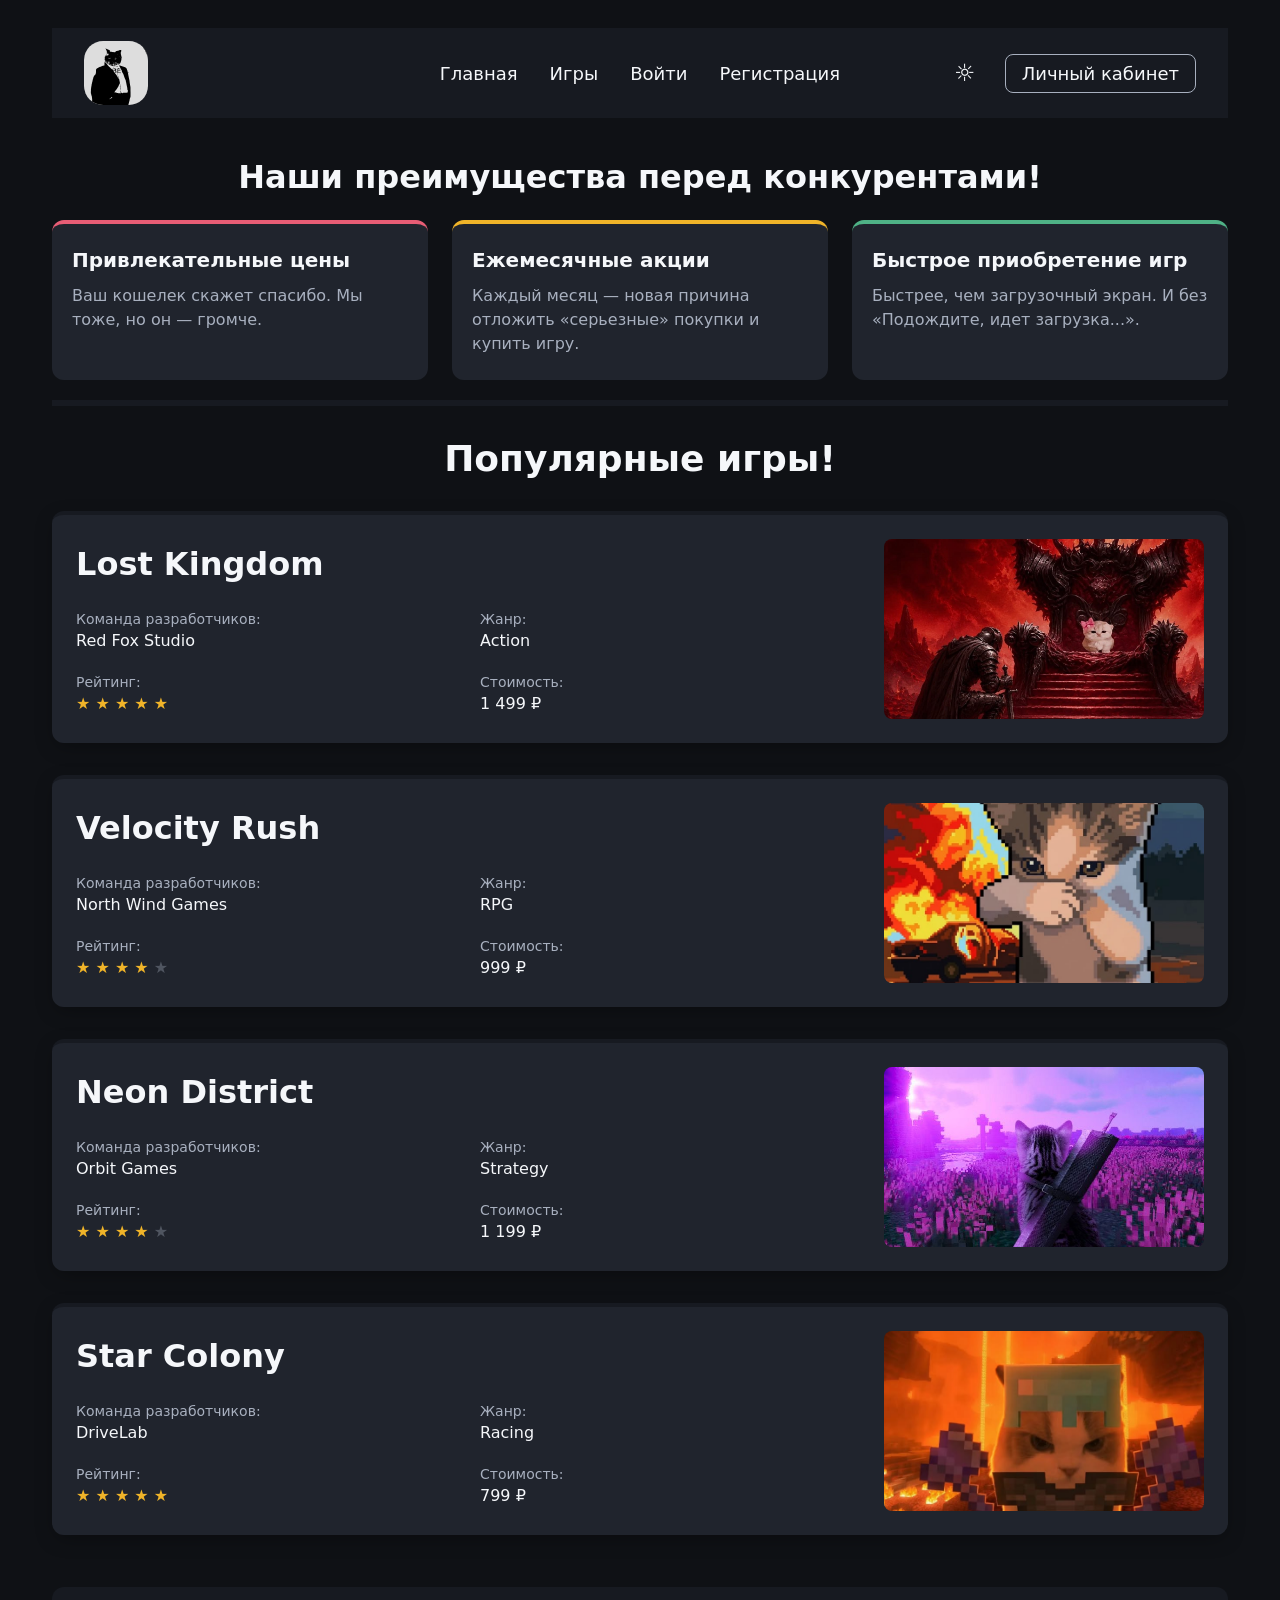
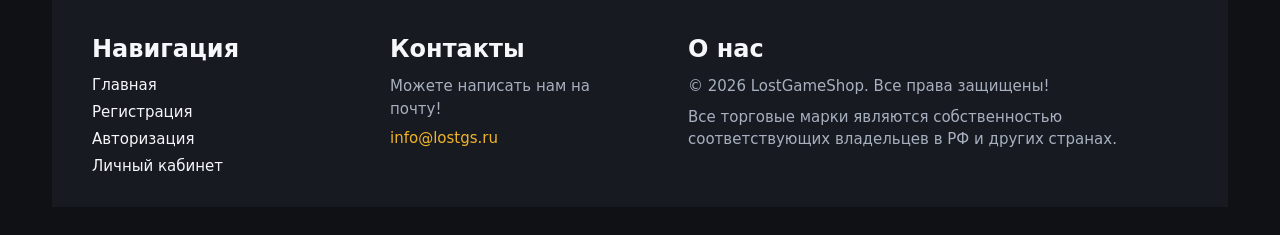
<file: index.html>
<!DOCTYPE html>
<html lang="ru">
<head>
    <meta charset="UTF-8" />
    <meta name="viewport" content="width=device-width, initial-scale=1.0" />
    <meta name="description" content="LostGameShop - Макркетплейс компьютерных игр" />
    <title>LostGameShop: Главная</title>
    <link rel="icon" type="image/svg" href="/images/logo.svg" />
    <link href="/css/style.css" rel="stylesheet" />
</head>
<body class="body-site">

    <header class="header">
        <img class="header-logo" src="images/logo.svg" alt="LostGameShop">
        <nav class="header-nav">
            <ul class="header-list">
                <li><a class="header-link" href="/index.html">Главная</a></li>
                <li><a class="header-link" href="#popular-games">Игры</a></li>
                <li><a class="header-link" href="/login.html">Войти</a></li>
                <li><a class="header-link" href="/register.html">Регистрация</a></li>
            </ul>
        </nav>
        <div class="header-actions">
            <a class="header-theme" href="index_light.html" aria-label="Светлая тема">☼</a>
            <a class="header-account" href="/profile.html">Личный кабинет</a>
        </div>
    </header>

    <main class="main-container">
        <section id="about-us" class="information-container">
            <section class="advantages">
                <h2 class="advantages-title">Наши преимущества перед конкурентами!</h2>
                <ul class="advantages-list">
                    <li class="advantages-item">
                        <h3 class="advantages-subtitle">Привлекательные цены</h3>
                        <p class="advantages-text">Ваш кошелек скажет спасибо. Мы тоже, но он — громче.</p>
                    </li>
                    <li class="advantages-item">
                        <h3 class="advantages-subtitle">Ежемесячные акции</h3>
                        <p class="advantages-text">Каждый месяц — новая причина отложить «серьезные» покупки и купить игру.</p>
                    </li>
                    <li class="advantages-item">
                        <h3 class="advantages-subtitle">Быстрое приобретение игр</h3>
                        <p class="advantages-text">Быстрее, чем загрузочный экран. И без «Подождите, идет загрузка...».</p>
                    </li>
                </ul>
            </section>
        </section>

        <section id="popular-games" class="games-container">
            <h1 class="games-title">Популярные игры!</h1>
            <div class="game-container">
                <div class="game-information">
                    <h2 class="name-game">Lost Kingdom</h2>

                    <div class="game-info-item">
                        <h3 class="game-info-item-label">Команда разработчиков:</h3>
                        <p class="game-info-item-value">Red Fox Studio</p>
                    </div>

                    <div class="game-info-item">
                        <h3 class="game-info-item-label">Жанр:</h3>
                        <p class="game-info-item-value">Action</p>
                    </div>

                    <div class="game-info-item">
                        <h3 class="game-info-item-label">Рейтинг:</h3>
                        <div class="game-info-item-value" aria-label="5 из 5">
                            <span class="rate-star rate-star-filled">&#9733;</span>
                            <span class="rate-star  rate-star-filled">&#9733;</span>
                            <span class="rate-star rate-star-filled">&#9733;</span>
                            <span class="rate-star rate-star-filled">&#9733;</span>
                            <span class="rate-star rate-star-filled">&#9733;</span>
                        </div>
                    </div>

                    <div class="game-info-item">
                        <h3 class="game-info-item-label">Стоимость:</h3>
                        <p class="game-info-item-value">1 499 ₽</p>
                    </div>

                </div>
                <img class="game-image" src="/images/games/game_01.jpg" alt="Lost Kingdom" />
            </div>
            <div class="game-container">
                <div class="game-information">
                    <h2 class="name-game">Velocity Rush</h2>

                    <div class="game-info-item">
                        <h3 class="game-info-item-label">Команда разработчиков:</h3>
                        <p class="game-info-item-value">North Wind Games</p>
                    </div>

                    <div class="game-info-item">
                        <h3 class="game-info-item-label">Жанр:</h3>
                        <p class="game-info-item-value">RPG</p>
                    </div>

                    <div class="game-info-item">
                        <h3 class="game-info-item-label">Рейтинг:</h3>
                        <p class="game-info-item-value" aria-label="4 из 5">
                            <span class="rate-star rate-star-filled">&#9733;</span>
                            <span class="rate-star rate-star-filled">&#9733;</span>
                            <span class="rate-star rate-star-filled">&#9733;</span>
                            <span class="rate-star rate-star-filled">&#9733;</span>
                            <span class="rate-star">&#9733;</span>
                        </p>
                    </div>

                    <div class="game-info-item">
                        <h3 class="game-info-item-label">Стоимость:</h3>
                        <p class="game-info-item-value">999 ₽</p>
                    </div>
                </div>
                <img class="game-image" src="/images/games/game_02.jpg" alt="velocity Rush" />
            </div>
            <div class="game-container">
                <div class="game-information">
                    <h2 class="name-game">Neon District</h2>

                    <div class="game-info-item">
                        <h3 class="game-info-item-label">Команда разработчиков:</h3>
                        <p class="game-info-item-value">Orbit Games</p>
                    </div>

                    <div class="game-info-item">
                        <h3 class="game-info-item-label">Жанр:</h3>
                        <p class="game-info-item-value">Strategy</p>
                    </div>

                    <div class="game-info-item">
                        <h3 class="game-info-item-label">Рейтинг:</h3>
                        <p class="game-info-item-value" aria-label="4 из 5">
                            <span class="rate-star rate-star-filled">&#9733;</span>
                            <span class="rate-star rate-star-filled">&#9733;</span>
                            <span class="rate-star rate-star-filled">&#9733;</span>
                            <span class="rate-star rate-star-filled">&#9733;</span>
                            <span class="rate-star">&#9733;</span>
                        </p>
                    </div>

                    <div class="game-info-item">
                        <h3 class="game-info-item-label">Стоимость:</h3>
                        <p class="game-info-item-value">1 199 ₽</p>
                    </div>
                </div>
                <img class="game-image" src="/images/games/game_03.jpg" alt="Neon District" />
            </div>
            <div class="game-container">
                <div class="game-information">
                    <h2 class="name-game">Star Colony</h2>

                    <div class="game-info-item">
                        <h3 class="game-info-item-label">Команда разработчиков:</h3>
                        <p class="game-info-item-value">DriveLab</p>
                    </div>

                    <div class="game-info-item">
                        <h3 class="game-info-item-label">Жанр:</h3>
                        <p class="game-info-item-value">Racing</p>
                    </div>

                    <div class="game-info-item">
                        <h3 class="game-info-item-label">Рейтинг:</h3>
                        <p class="game-info-item-value" aria-label="5 из 5">
                            <span class="rate-star rate-star-filled">&#9733;</span>
                            <span class="rate-star rate-star-filled">&#9733;</span>
                            <span class="rate-star rate-star-filled">&#9733;</span>
                            <span class="rate-star rate-star-filled">&#9733;</span>
                            <span class="rate-star rate-star-filled">&#9733;</span>
                        </p>
                    </div>

                    <div class="game-info-item">
                        <h3 class="game-info-item-label">Стоимость:</h3>
                        <p class="game-info-item-value">799 ₽</p>
                    </div>
                </div>
                <img class="game-image" src="/images/games/game_04.jpg" alt="Star Colony" />
            </div>
        </section>
    </main>

    <footer class="footer">
        <div class="footer-container">

            <nav class="footer-nav">
                <h3 class="footer-title">Навигация</h3>
                <ul class="footer-list">
                    <li class="footer-item">
                        <a href="index.html" class="footer-link">Главная</a>
                    </li>
                    <li class="footer-item">
                        <a href="register.html" class="footer-link">Регистрация</a>
                    </li>
                    <li class="footer-item">
                        <a href="login.html" class="footer-link">Авторизация</a>
                    </li>
                    <li class="footer-item">
                        <a href="profile.html" class="footer-link">Личный кабинет</a>
                    </li>
                </ul>
            </nav>

            <div class="footer-contacts">
                <h3 class="footer-title">Контакты</h3>
                <p class="footer-text">Можете написать нам на почту!</p>
                <a href="mailto:info@lostgs.ru" class="footer-link footer-link-accent">
                    info@lostgs.ru
                </a>
            </div>

            <div class="footer-about">
                <h3 class="footer-title">О нас</h3>
                <p class="footer-text">© 2026 LostGameShop. Все права защищены!</p>
                <p class="footer-text">
                    Все торговые марки являются собственностью соответствующих владельцев в РФ и других странах.
                </p>
            </div>

        </div>
    </footer>

</body>
</html>
</file>
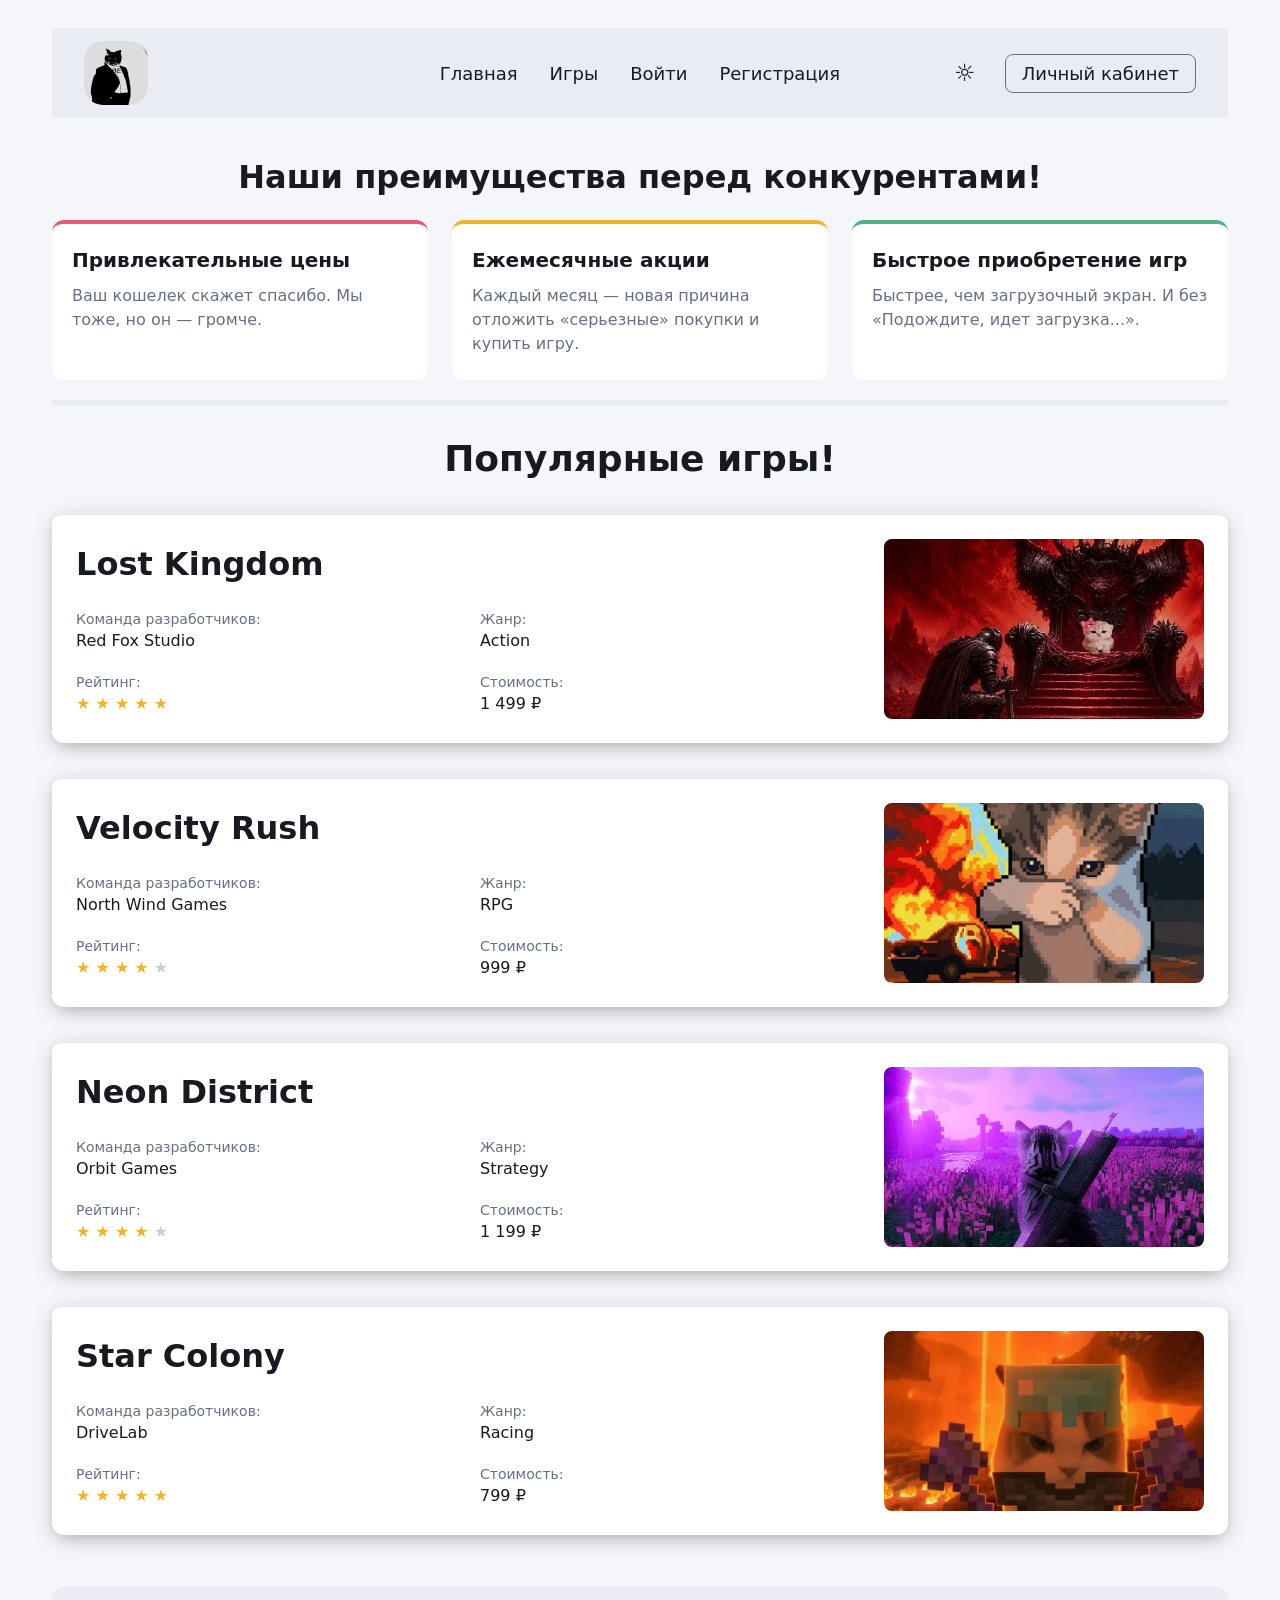
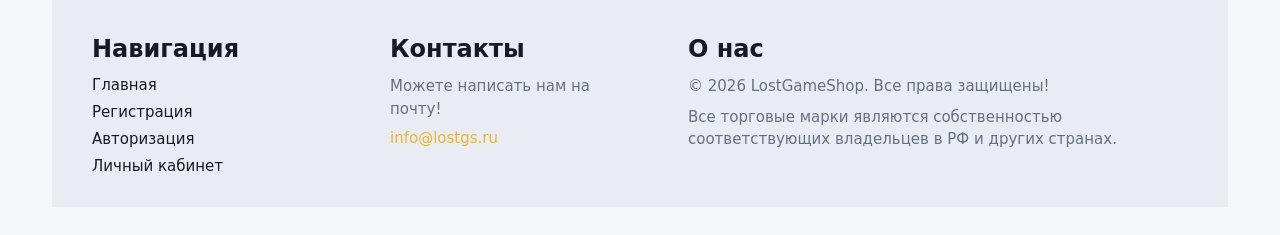
<file: index_light.html>
<!DOCTYPE html>
<html lang="ru">
<head>
    <meta charset="UTF-8" />
    <meta name="viewport" content="width=device-width, initial-scale=1.0" />
    <meta name="description" content="LostGameShop - Макркетплейс компьютерных игр" />
    <title>LostGameShop: Главная (светлая тема)</title>
    <link rel="icon" type="image/svg" href="/images/logo.svg" />
    <link href="/css/style.css" rel="stylesheet" />
</head>
<body class="body-site theme-light">

    <header class="header">
        <img class="header-logo" src="images/logo.svg" alt="LostGameShop">
        <nav class="header-nav">
            <ul class="header-list">
                <li><a class="header-link" href="/index.html">Главная</a></li>
                <li><a class="header-link" href="#popular-games">Игры</a></li>
                <li><a class="header-link" href="/login.html">Войти</a></li>
                <li><a class="header-link" href="/register.html">Регистрация</a></li>
            </ul>
        </nav>
        <div class="header-actions">
            <a class="header-theme" href="index.html" aria-label="Тёмная тема">☼</a>
            <a class="header-account" href="/profile.html">Личный кабинет</a>
        </div>
    </header>

    <main class="main-container">
        <section id="about-us" class="information-container">
            <section class="advantages">
                <h2 class="advantages-title">Наши преимущества перед конкурентами!</h2>
                <ul class="advantages-list">
                    <li class="advantages-item">
                        <h3 class="advantages-subtitle">Привлекательные цены</h3>
                        <p class="advantages-text">Ваш кошелек скажет спасибо. Мы тоже, но он — громче.</p>
                    </li>
                    <li class="advantages-item">
                        <h3 class="advantages-subtitle">Ежемесячные акции</h3>
                        <p class="advantages-text">Каждый месяц — новая причина отложить «серьезные» покупки и купить игру.</p>
                    </li>
                    <li class="advantages-item">
                        <h3 class="advantages-subtitle">Быстрое приобретение игр</h3>
                        <p class="advantages-text">Быстрее, чем загрузочный экран. И без «Подождите, идет загрузка...».</p>
                    </li>
                </ul>
            </section>
        </section>

        <section id="popular-games" class="games-container">
            <h1 class="games-title">Популярные игры!</h1>
            <div class="game-container">
                <div class="game-information">
                    <h2 class="name-game">Lost Kingdom</h2>

                    <div class="game-info-item">
                        <h3 class="game-info-item-label">Команда разработчиков:</h3>
                        <p class="game-info-item-value">Red Fox Studio</p>
                    </div>

                    <div class="game-info-item">
                        <h3 class="game-info-item-label">Жанр:</h3>
                        <p class="game-info-item-value">Action</p>
                    </div>

                    <div class="game-info-item">
                        <h3 class="game-info-item-label">Рейтинг:</h3>
                        <div class="game-info-item-value" aria-label="5 из 5">
                            <span class="rate-star rate-star-filled">&#9733;</span>
                            <span class="rate-star  rate-star-filled">&#9733;</span>
                            <span class="rate-star rate-star-filled">&#9733;</span>
                            <span class="rate-star rate-star-filled">&#9733;</span>
                            <span class="rate-star rate-star-filled">&#9733;</span>
                        </div>
                    </div>

                    <div class="game-info-item">
                        <h3 class="game-info-item-label">Стоимость:</h3>
                        <p class="game-info-item-value">1 499 ₽</p>
                    </div>

                </div>
                <img class="game-image" src="/images/games/game_01.jpg" alt="Lost Kingdom" />
            </div>
            <div class="game-container">
                <div class="game-information">
                    <h2 class="name-game">Velocity Rush</h2>

                    <div class="game-info-item">
                        <h3 class="game-info-item-label">Команда разработчиков:</h3>
                        <p class="game-info-item-value">North Wind Games</p>
                    </div>

                    <div class="game-info-item">
                        <h3 class="game-info-item-label">Жанр:</h3>
                        <p class="game-info-item-value">RPG</p>
                    </div>

                    <div class="game-info-item">
                        <h3 class="game-info-item-label">Рейтинг:</h3>
                        <p class="game-info-item-value" aria-label="4 из 5">
                            <span class="rate-star rate-star-filled">&#9733;</span>
                            <span class="rate-star rate-star-filled">&#9733;</span>
                            <span class="rate-star rate-star-filled">&#9733;</span>
                            <span class="rate-star rate-star-filled">&#9733;</span>
                            <span class="rate-star">&#9733;</span>
                        </p>
                    </div>

                    <div class="game-info-item">
                        <h3 class="game-info-item-label">Стоимость:</h3>
                        <p class="game-info-item-value">999 ₽</p>
                    </div>
                </div>
                <img class="game-image" src="/images/games/game_02.jpg" alt="velocity Rush" />
            </div>
            <div class="game-container">
                <div class="game-information">
                    <h2 class="name-game">Neon District</h2>

                    <div class="game-info-item">
                        <h3 class="game-info-item-label">Команда разработчиков:</h3>
                        <p class="game-info-item-value">Orbit Games</p>
                    </div>

                    <div class="game-info-item">
                        <h3 class="game-info-item-label">Жанр:</h3>
                        <p class="game-info-item-value">Strategy</p>
                    </div>

                    <div class="game-info-item">
                        <h3 class="game-info-item-label">Рейтинг:</h3>
                        <p class="game-info-item-value" aria-label="4 из 5">
                            <span class="rate-star rate-star-filled">&#9733;</span>
                            <span class="rate-star rate-star-filled">&#9733;</span>
                            <span class="rate-star rate-star-filled">&#9733;</span>
                            <span class="rate-star rate-star-filled">&#9733;</span>
                            <span class="rate-star">&#9733;</span>
                        </p>
                    </div>

                    <div class="game-info-item">
                        <h3 class="game-info-item-label">Стоимость:</h3>
                        <p class="game-info-item-value">1 199 ₽</p>
                    </div>
                </div>
                <img class="game-image" src="/images/games/game_03.jpg" alt="Neon District" />
            </div>
            <div class="game-container">
                <div class="game-information">
                    <h2 class="name-game">Star Colony</h2>

                    <div class="game-info-item">
                        <h3 class="game-info-item-label">Команда разработчиков:</h3>
                        <p class="game-info-item-value">DriveLab</p>
                    </div>

                    <div class="game-info-item">
                        <h3 class="game-info-item-label">Жанр:</h3>
                        <p class="game-info-item-value">Racing</p>
                    </div>

                    <div class="game-info-item">
                        <h3 class="game-info-item-label">Рейтинг:</h3>
                        <p class="game-info-item-value" aria-label="5 из 5">
                            <span class="rate-star rate-star-filled">&#9733;</span>
                            <span class="rate-star rate-star-filled">&#9733;</span>
                            <span class="rate-star rate-star-filled">&#9733;</span>
                            <span class="rate-star rate-star-filled">&#9733;</span>
                            <span class="rate-star rate-star-filled">&#9733;</span>
                        </p>
                    </div>

                    <div class="game-info-item">
                        <h3 class="game-info-item-label">Стоимость:</h3>
                        <p class="game-info-item-value">799 ₽</p>
                    </div>
                </div>
                <img class="game-image" src="/images/games/game_04.jpg" alt="Star Colony" />
            </div>
        </section>
    </main>

    <footer class="footer">
        <div class="footer-container">

            <nav class="footer-nav">
                <h3 class="footer-title">Навигация</h3>
                <ul class="footer-list">
                    <li class="footer-item">
                        <a href="index.html" class="footer-link">Главная</a>
                    </li>
                    <li class="footer-item">
                        <a href="register.html" class="footer-link">Регистрация</a>
                    </li>
                    <li class="footer-item">
                        <a href="login.html" class="footer-link">Авторизация</a>
                    </li>
                    <li class="footer-item">
                        <a href="profile.html" class="footer-link">Личный кабинет</a>
                    </li>
                </ul>
            </nav>

            <div class="footer-contacts">
                <h3 class="footer-title">Контакты</h3>
                <p class="footer-text">Можете написать нам на почту!</p>
                <a href="mailto:info@lostgs.ru" class="footer-link footer-link-accent">
                    info@lostgs.ru
                </a>
            </div>

            <div class="footer-about">
                <h3 class="footer-title">О нас</h3>
                <p class="footer-text">© 2026 LostGameShop. Все права защищены!</p>
                <p class="footer-text">
                    Все торговые марки являются собственностью соответствующих владельцев в РФ и других странах.
                </p>
            </div>

        </div>
    </footer>

</body>
</html>
</file>
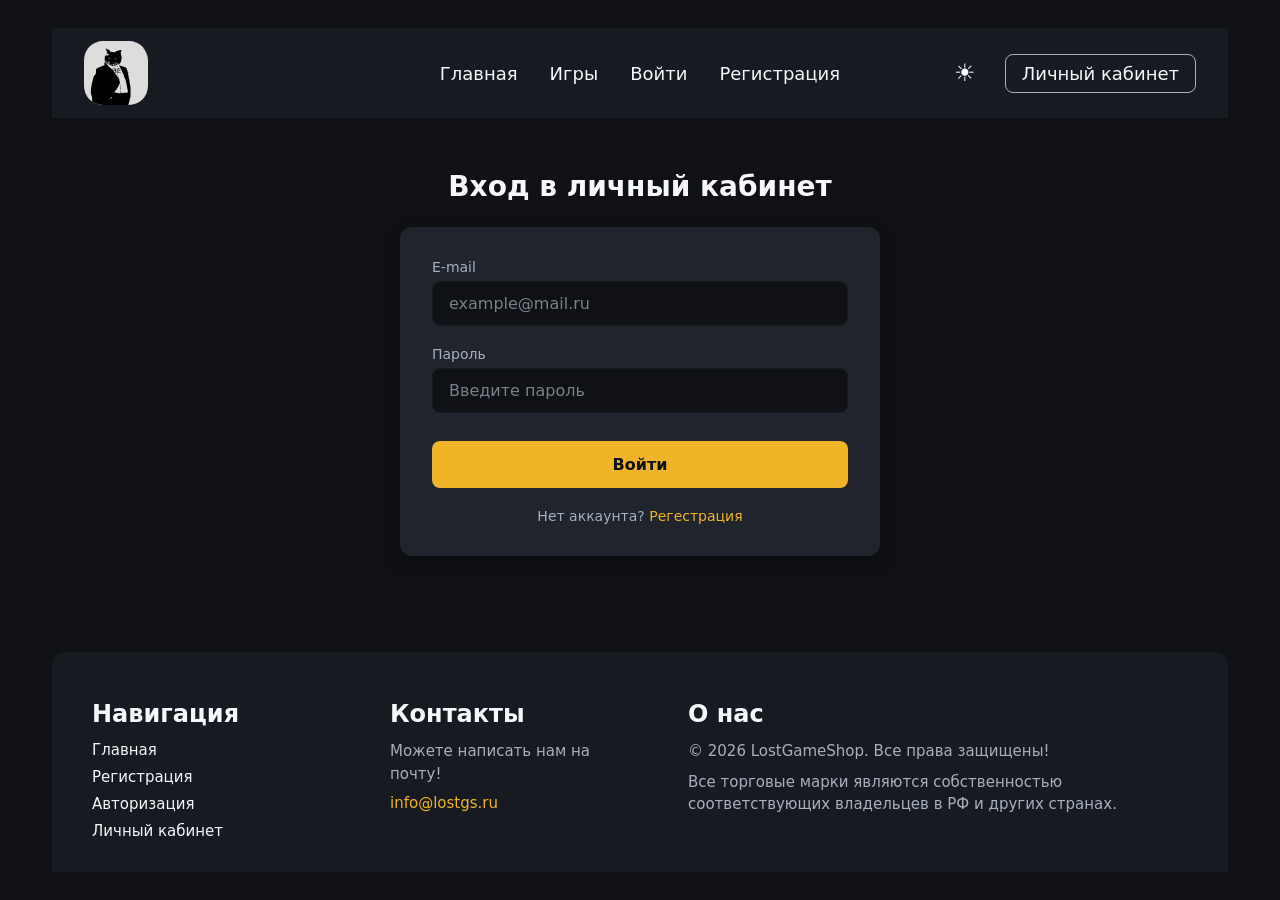
<file: login.html>
<!DOCTYPE html>
<html lang="ru">
<head>
    <meta charset="UTF-8" />
    <meta name="viewport" content="width=device-width, initial-scale=1.0" />
    <meta name="description" content="LostGameShop - вход в личный кабинет" />
    <title>LostGameShop: Вход</title>
    <link rel="icon" type="image/svg+xml" href="images/logo.svg" />
    <link href="css/style.css" rel="stylesheet" />
</head>
<body class="body-site">

    <header class="header">
        <img class="header-logo" src="images/logo.svg" alt="LostGameShop">

        <nav class="header-nav">
            <ul class="header-list">
                <li><a class="header-link" href="index.html">Главная</a></li>
                <li><a class="header-link" href="index.html#popular-games">Игры</a></li>
                <li><a class="header-link" href="login.html">Войти</a></li>
                <li><a class="header-link" href="register.html">Регистрация</a></li>
            </ul>
        </nav>

        <div class="header-actions">
            <a class="header-theme" href="login_light.html" aria-label="Светлая тема">☀</a>
            <a class="header-account" href="profile.html">Личный кабинет</a>
        </div>
    </header>

    <main class="main-container">

        <section class="auth">
            <h1 class="auth-title">Вход в личный кабинет</h1>

            <form class="auth-form" action="#" method="post">

                <div class="form-field">
                    <label class="form-field-label" for="login-email">E-mail</label>
                    <input
                        class="form-field-input"
                        type="email"
                        id="login-email"
                        name="email"
                        placeholder="example@mail.ru"
                        required
                    />
                </div>

                <div class="form-field">
                    <label class="form-field-label" for="login-password">Пароль</label>
                    <input
                        class="form-field-input"
                        type="password"
                        id="login-password"
                        name="password"
                        placeholder="Введите пароль"
                        required
                        minlength="6"
                    />
                </div>

                <button class="auth-button" type="submit">Войти</button>

                <p class="auth-text">
                    Нет аккаунта?
                    <a class="auth-link" href="register.html">Регестрация</a>
                </p>

            </form>
        </section>

    </main>

    <footer class="footer">
        <div class="footer-container">

            <nav class="footer-nav">
                <h3 class="footer-title">Навигация</h3>
                <ul class="footer-list">
                    <li class="footer-item"><a href="index.html" class="footer-link">Главная</a></li>
                    <li class="footer-item"><a href="register.html" class="footer-link">Регистрация</a></li>
                    <li class="footer-item"><a href="login.html" class="footer-link">Авторизация</a></li>
                    <li class="footer-item"><a href="profile.html" class="footer-link">Личный кабинет</a></li>
                </ul>
            </nav>

            <div class="footer-contacts">
                <h3 class="footer-title">Контакты</h3>
                <p class="footer-text">Можете написать нам на почту!</p>
                <a href="mailto:info@lostgs.ru" class="footer-link footer-link-accent">info@lostgs.ru</a>
            </div>

            <div class="footer-about">
                <h3 class="footer-title">О нас</h3>
                <p class="footer-text">© 2026 LostGameShop. Все права защищены!</p>
                <p class="footer-text">
                    Все торговые марки являются собственностью соответствующих владельцев в РФ и других странах.
                </p>
            </div>

        </div>
    </footer>

</body>
</html>
</file>
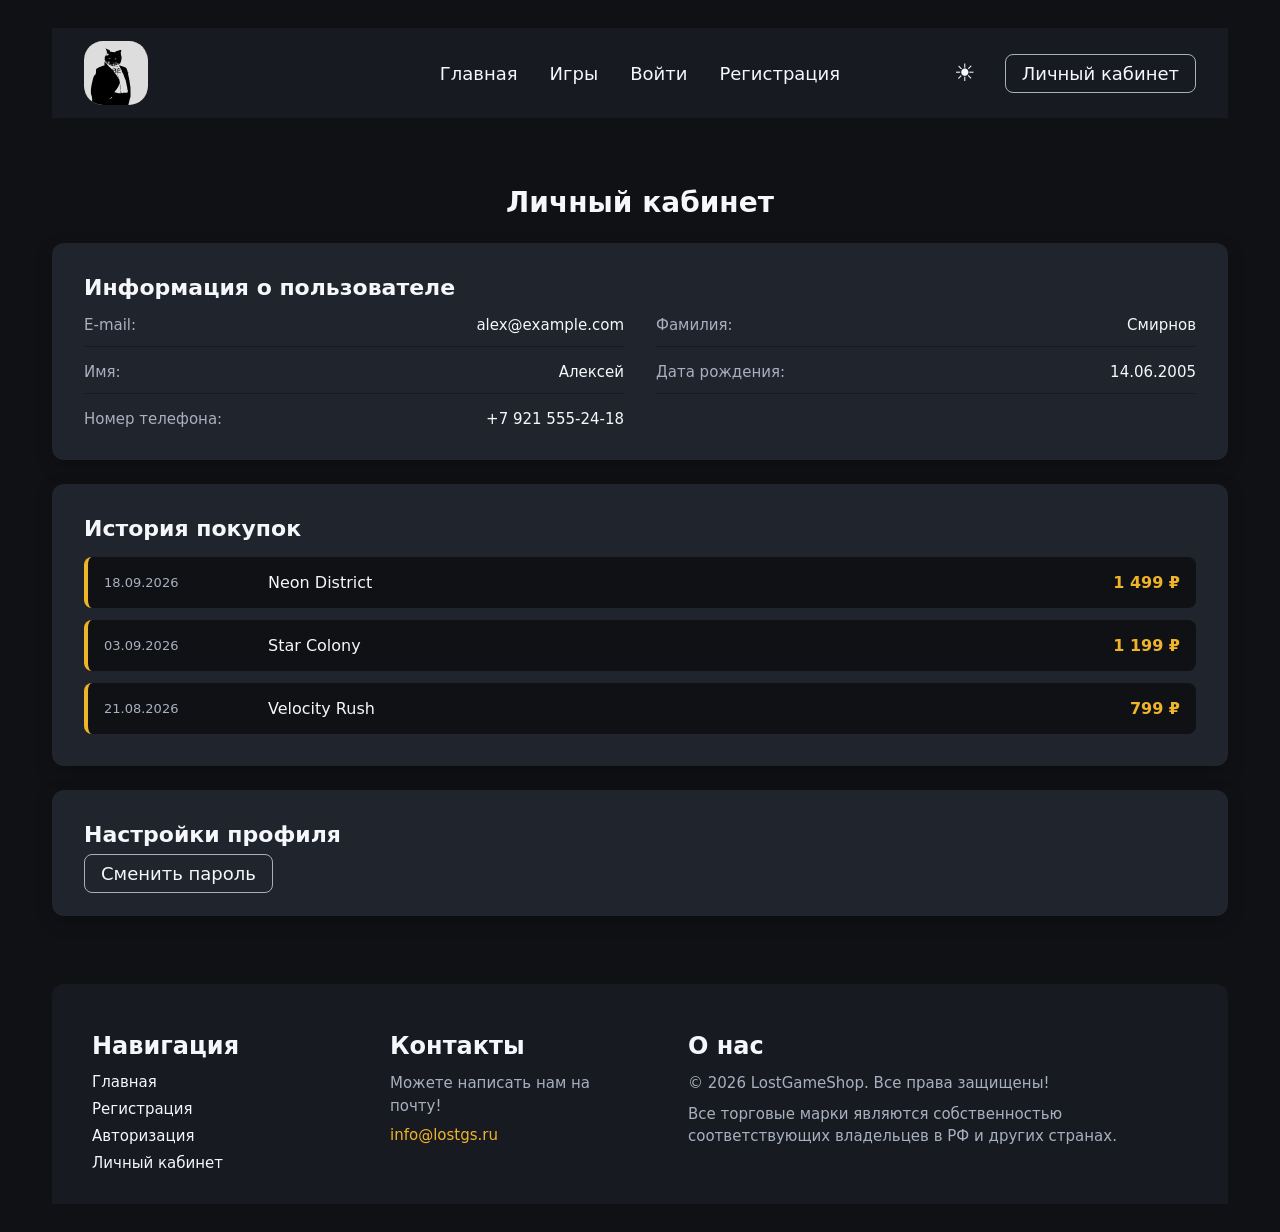
<file: profile.html>
<!DOCTYPE html>
<html lang="ru">
<head>
    <meta charset="UTF-8" />
    <meta name="viewport" content="width=device-width, initial-scale=1.0" />
    <meta name="description" content="LostGameShop - личный кабинет" />
    <title>LostGameShop: Личный кабинет</title>
    <link rel="icon" type="image/svg+xml" href="images/logo.svg" />
    <link href="css/style.css" rel="stylesheet" />
</head>
<body class="body-site">

    <header class="header">
        <img class="header-logo" src="images/logo.svg" alt="LostGameShop">

        <nav class="header-nav">
            <ul class="header-list">
                <li><a class="header-link" href="index.html">Главная</a></li>
                <li><a class="header-link" href="index.html#popular-games">Игры</a></li>
                <li><a class="header-link" href="login.html">Войти</a></li>
                <li><a class="header-link" href="register.html">Регистрация</a></li>
            </ul>
        </nav>

        <div class="header-actions">
            <a class="header-theme" href="profile_light.html" aria-label="Светлая тема">☀</a>
            <a class="header-account" href="profile.html">Личный кабинет</a>
        </div>
    </header>

    <main class="main-container">

        <section class="profile">
            <h1 class="profile-title">Личный кабинет</h1>

            <div class="profile-info">
                <h2 class="profile-subtitle">Информация о пользователе</h2>

                <dl class="profile-list">
                    <div class="profile-item">
                        <dt class="profile-item-label">E-mail:</dt>
                        <dd class="profile-item-value">alex@example.com</dd>
                    </div>
                    <div class="profile-item">
                        <dt class="profile-item-label">Фамилия:</dt>
                        <dd class="profile-item-value">Смирнов</dd>
                    </div>
                    <div class="profile-item">
                        <dt class="profile-item-label">Имя:</dt>
                        <dd class="profile-item-value">Алексей</dd>
                    </div>
                    <div class="profile-item">
                        <dt class="profile-item-label">Дата рождения:</dt>
                        <dd class="profile-item-value">14.06.2005</dd>
                    </div>
                    <div class="profile-item">
                        <dt class="profile-item-label">Номер телефона:</dt>
                        <dd class="profile-item-value">+7 921 555-24-18</dd>
                    </div>
                </dl>
            </div>

            <div class="profile-purchases">
                <h2 class="profile-subtitle">История покупок</h2>

                <ul class="purchases-list">
                    <li class="purchase-item">
                        <span class="purchase-date">18.09.2026</span>
                        <span class="purchase-name">Neon District</span>
                        <span class="purchase-cost">1 499 ₽</span>
                    </li>
                    <li class="purchase-item">
                        <span class="purchase-date">03.09.2026</span>
                        <span class="purchase-name">Star Colony</span>
                        <span class="purchase-cost">1 199 ₽</span>
                    </li>
                    <li class="purchase-item">
                        <span class="purchase-date">21.08.2026</span>
                        <span class="purchase-name">Velocity Rush</span>
                        <span class="purchase-cost">799 ₽</span>
                    </li>
                </ul>
            </div>

            <div class="profile-settings">
                <h2 class="profile-subtitle">Настройки профиля</h2>
                <a class="profile-button" href="#">Сменить пароль</a>
            </div>

        </section>

    </main>

    <footer class="footer">
        <div class="footer-container">

            <nav class="footer-nav">
                <h3 class="footer-title">Навигация</h3>
                <ul class="footer-list">
                    <li class="footer-item"><a href="index.html" class="footer-link">Главная</a></li>
                    <li class="footer-item"><a href="register.html" class="footer-link">Регистрация</a></li>
                    <li class="footer-item"><a href="login.html" class="footer-link">Авторизация</a></li>
                    <li class="footer-item"><a href="profile.html" class="footer-link">Личный кабинет</a></li>
                </ul>
            </nav>

            <div class="footer-contacts">
                <h3 class="footer-title">Контакты</h3>
                <p class="footer-text">Можете написать нам на почту!</p>
                <a href="mailto:info@lostgs.ru" class="footer-link footer-link-accent">info@lostgs.ru</a>
            </div>

            <div class="footer-about">
                <h3 class="footer-title">О нас</h3>
                <p class="footer-text">© 2026 LostGameShop. Все права защищены!</p>
                <p class="footer-text">
                    Все торговые марки являются собственностью соответствующих владельцев в РФ и других странах.
                </p>
            </div>

        </div>
    </footer>

</body>
</html>
</file>
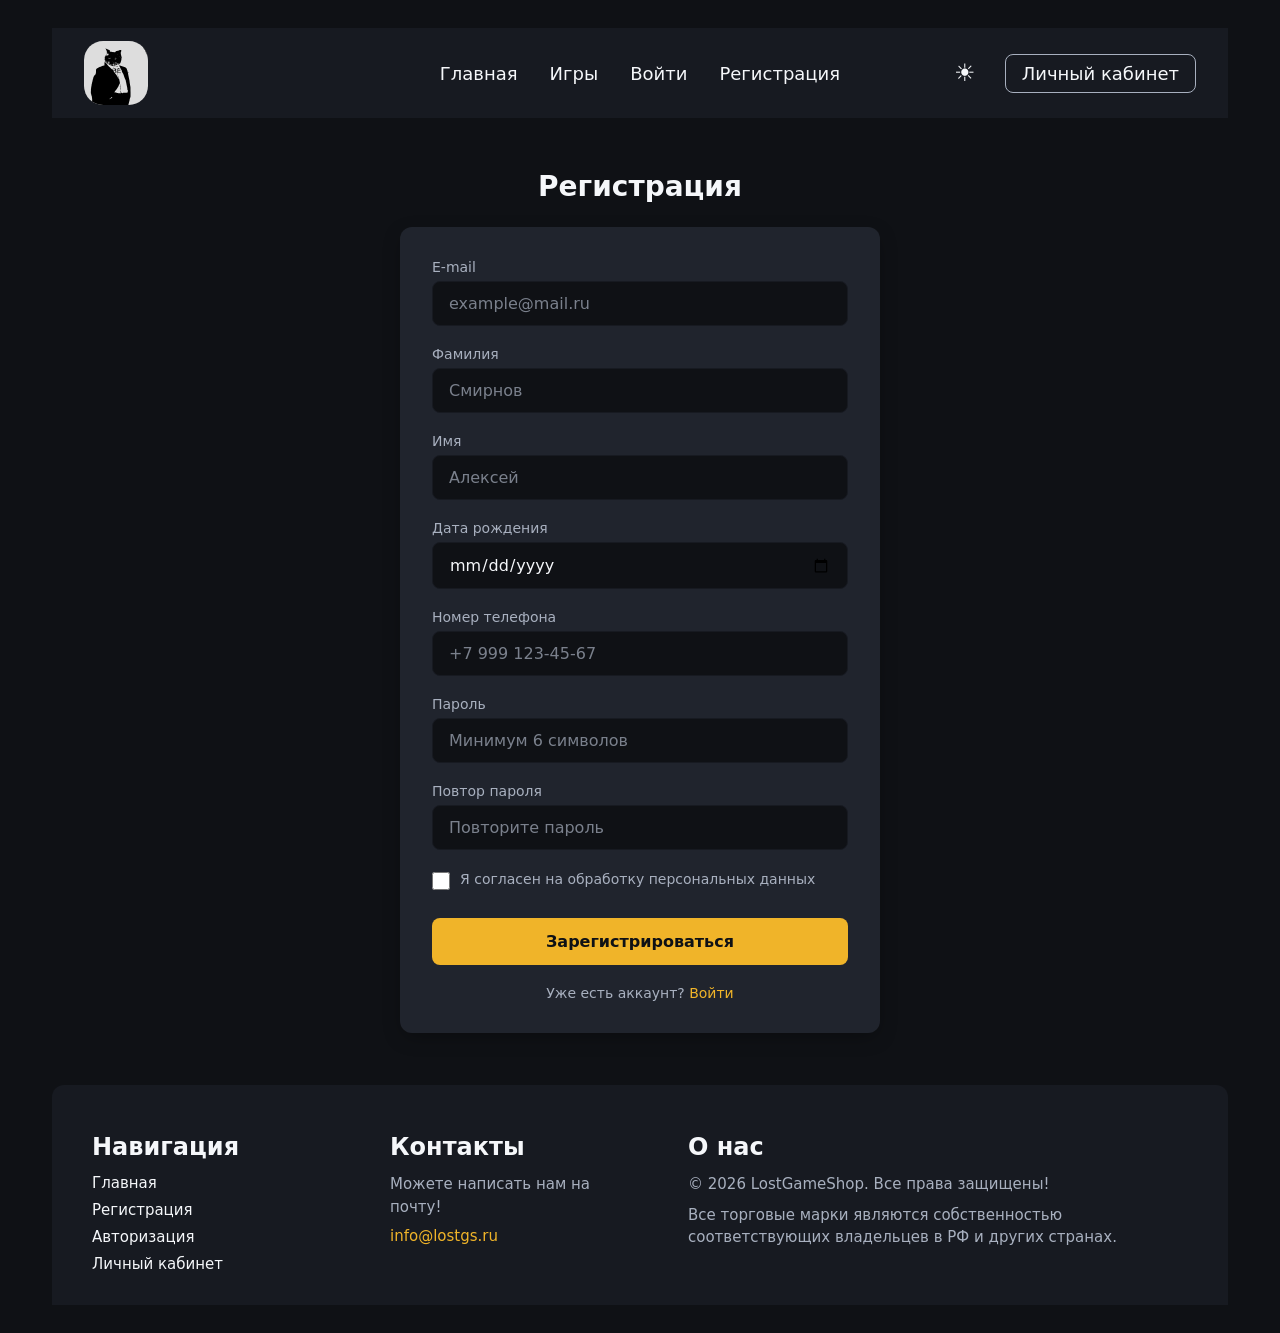
<file: register.html>
<!DOCTYPE html>
<html lang="ru">
<head>
    <meta charset="UTF-8" />
    <meta name="viewport" content="width=device-width, initial-scale=1.0" />
    <meta name="description" content="LostGameShop - регистрация" />
    <title>LostGameShop: Регистрация</title>
    <link rel="icon" type="image/svg+xml" href="images/logo.svg" />
    <link href="css/style.css" rel="stylesheet" />
</head>
<body class="body-site">

    <!-- ===== Шапка сайта ===== -->
    <header class="header">
        <img class="header-logo" src="images/logo.svg" alt="LostGameShop">

        <nav class="header-nav">
            <ul class="header-list">
                <li><a class="header-link" href="index.html">Главная</a></li>
                <li><a class="header-link" href="index.html#popular-games">Игры</a></li>
                <li><a class="header-link" href="login.html">Войти</a></li>
                <li><a class="header-link" href="register.html">Регистрация</a></li>
            </ul>
        </nav>

        <div class="header-actions">
            <a class="header-theme" href="register_light.html" aria-label="Светлая тема">☀</a>
            <a class="header-account" href="profile.html">Личный кабинет</a>
        </div>
    </header>

    <main class="main-container">

        <section class="auth">
            <h1 class="auth-title">Регистрация</h1>

            <form class="auth-form" action="#" method="post">

                <div class="form-field">
                    <label class="form-field-label" for="reg-email">E-mail</label>
                    <input
                        class="form-field-input"
                        type="email"
                        id="reg-email"
                        name="email"
                        placeholder="example@mail.ru"
                        required
                    />
                </div>

                <div class="form-field">
                    <label class="form-field-label" for="reg-surname">Фамилия</label>
                    <input
                        class="form-field-input"
                        type="text"
                        id="reg-surname"
                        name="surname"
                        placeholder="Смирнов"
                        required
                    />
                </div>

                <div class="form-field">
                    <label class="form-field-label" for="reg-name">Имя</label>
                    <input
                        class="form-field-input"
                        type="text"
                        id="reg-name"
                        name="name"
                        placeholder="Алексей"
                        required
                    />
                </div>

                <div class="form-field">
                    <label class="form-field-label" for="reg-birth">Дата рождения</label>
                    <input
                        class="form-field-input"
                        type="date"
                        id="reg-birth"
                        name="birthdate"
                        required
                    />
                </div>

                <div class="form-field">
                    <label class="form-field-label" for="reg-phone">Номер телефона</label>
                    <input
                        class="form-field-input"
                        type="tel"
                        id="reg-phone"
                        name="phone"
                        placeholder="+7 999 123-45-67"
                        required
                    />
                </div>

                <div class="form-field">
                    <label class="form-field-label" for="reg-password">Пароль</label>
                    <input
                        class="form-field-input"
                        type="password"
                        id="reg-password"
                        name="password"
                        placeholder="Минимум 6 символов"
                        required
                        minlength="6"
                    />
                </div>

                <div class="form-field">
                    <label class="form-field-label" for="reg-password-repeat">Повтор пароля</label>
                    <input
                        class="form-field-input"
                        type="password"
                        id="reg-password-repeat"
                        name="password_repeat"
                        placeholder="Повторите пароль"
                        required
                        minlength="6"
                    />
                </div>

                <label class="form-checkbox">
                    <input
                        class="form-checkbox-input"
                        type="checkbox"
                        name="agreement"
                        required
                    />
                    <span class="form-checkbox-text">
                        Я согласен на обработку персональных данных
                    </span>
                </label>

                <button class="auth-button" type="submit">Зарегистрироваться</button>

                <p class="auth-text">
                    Уже есть аккаунт?
                    <a class="auth-link" href="login.html">Войти</a>
                </p>

            </form>
        </section>

    </main>

    <footer class="footer">
        <div class="footer-container">

            <nav class="footer-nav">
                <h3 class="footer-title">Навигация</h3>
                <ul class="footer-list">
                    <li class="footer-item"><a href="index.html" class="footer-link">Главная</a></li>
                    <li class="footer-item"><a href="register.html" class="footer-link">Регистрация</a></li>
                    <li class="footer-item"><a href="login.html" class="footer-link">Авторизация</a></li>
                    <li class="footer-item"><a href="profile.html" class="footer-link">Личный кабинет</a></li>
                </ul>
            </nav>

            <div class="footer-contacts">
                <h3 class="footer-title">Контакты</h3>
                <p class="footer-text">Можете написать нам на почту!</p>
                <a href="mailto:info@lostgs.ru" class="footer-link footer-link-accent">info@lostgs.ru</a>
            </div>

            <div class="footer-about">
                <h3 class="footer-title">О нас</h3>
                <p class="footer-text">© 2026 LostGameShop. Все права защищены!</p>
                <p class="footer-text">
                    Все торговые марки являются собственностью соответствующих владельцев в РФ и других странах.
                </p>
            </div>

        </div>
    </footer>

</body>
</html>
</file>
<file: css/style.css>
/*База стилей*/
/* Темная тема (по умолчанию) */
:root {
    /* Фоны */
    --bg-main: #0F1115;
    --bg-section: #171A21;
    --bg-card: #20242D;
    /* Цвета шрифтов */
    --text-main: #F5F7FA;
    --text-gray: #A8B0BF;
    /* акценты */
    --accent-yellow: #F0B429;
    --accent-pink: #E85D75;
    --accent-green: #4FB286;
}

/* Светлая тема */
.theme-light {
    /* Фоны */
    --bg-main: #F4F6FA;
    --bg-section: #E9EDF3;
    --bg-card: #FFFFFF;
    /* Цвета шрифтов */
    --text-main: #171A21;
    --text-gray: #667085;
}

/* Сброс отступов у всех элементов*/
* {
    box-sizing: border-box;
    margin: 0;
    padding: 0;
}

a {
    color: inherit;
    text-decoration: none;
}

    a:focus-visible {
        outline: 2px solid var(--text-main);
        outline-offset: 2px;
        border-radius: 4px;
    }

.body-site {
    display: flex;
    flex-direction: column;
    align-items: center;
    padding: 22px;
    min-height: 100vh;
    gap: 22px;
    font-family: 'Segoe UI', system-ui, sans-serif;
    background-color: var(--bg-main);
    color: var(--text-main);
}

/* Хедер стили*/

.header {
    display: grid;
    grid-template-columns: 1fr;
    justify-items: center;
    align-items: center;
    width: 100%;
    max-width: 1920px;
    padding: 0 32px;
    background-color: var(--bg-section);
}

.header-logo {
    justify-self: center;
    width: 64px;
    height: 64px;
    border-radius: 30%;
    background-color: #DDD;
}

.header-nav {
    justify-self: center;
    width: 100%;
    display: flex;
    justify-content: center;
}

.header-list {
    display: flex;
    flex-direction: column;
    align-items: center;
    gap: 12px;
    list-style: none;
}

.header-link {
    font-size: 18px;
    transition: color 0.2s;
}

    .header-link:hover {
        color: var(--text-gray);
    }

.header-actions {
    justify-self: center;
    display: flex;
    align-items: center;
    gap: 16px;
}

.header-theme {
    display: flex;
    align-items: center;
    justify-content: center;
    width: 48px;
    height: 48px;
    flex-shrink: 0;
    font-size: 24px;
    border-radius: 50%;
    transition: background-color 0.2s, color 0.2s;
}

    .header-theme:hover {
        background-color: var(--bg-card);
        color: var(--text-main);
    }

.header-account {
    font-size: 18px;
    padding: 8px 16px;
    border: 1px solid var(--text-gray);
    border-radius: 8px;
    transition: background-color 0.2s, color 0.2s;
}

    .header-account:hover {
        background-color: var(--text-main);
        color: var(--bg-main);
    }

/* Основной контейнер*/

.main-container {
    width: 100%;
    max-width: 1920px;
}

/* Преимущества*/

.advantages {
    display: flex;
    flex-direction: column;
    align-items: center;
    padding: 20px 0;
}

.advantages-title {
    margin-bottom: 24px;
    text-align: center;
    font-size: 24px;
}

.advantages-list {
    display: grid;
    grid-template-columns: 1fr;
    gap: 16px;
    list-style: none;
    width: 100%;
}

.advantages-item {
    padding: 24px 20px;
    background-color: var(--bg-card);
    border-radius: 12px;
    border-top: 4px solid var(--text-gray);
    transition: box-shadow 0.2s, transform 0.2s;
}

    .advantages-item:nth-child(1) {
        border-top-color: var(--accent-pink);
    }

    .advantages-item:nth-child(2) {
        border-top-color: var(--accent-yellow);
    }

    .advantages-item:nth-child(3) {
        border-top-color: var(--accent-green);
    }

    .advantages-item:hover {
        box-shadow: 0 8px 24px rgba(0, 0, 0, 0.4);
        transform: translateY(-4px);
    }

.advantages-subtitle {
    margin-bottom: 12px;
    font-size: 20px;
}

.advantages-text {
    color: var(--text-gray);
    line-height: 1.5;
}

/* Популярные игры */

.games-container {
    display: flex;
    flex-direction: column;
    gap: 24px;
    width: 100%;
    padding: 24px 0;
    border-top: 4px solid var(--bg-section);
}

.games-title {
    text-align: center;
    font-size: 28px;
}

/* карточка игры */
.game-container {
    display: flex;
    flex-direction: column-reverse;
    gap: 16px;
    padding: 16px;
    background-color: var(--bg-card);
    border-radius: 12px;
    border-top: 4px solid var(--bg-section);
    box-shadow: 0 6px 20px -4px rgba(0, 0, 0, 0.35);
    overflow: hidden;
    transition: transform 0.3s, box-shadow 0.3s;
}

.game-image {
    width: 100%;
    aspect-ratio: 16 / 9;
    object-fit: cover;
    border-radius: 8px;
    display: block;
}

/* информация об игре */
.game-information {
    display: grid;
    grid-template-columns: 1fr;
    gap: 16px;
}

.name-game {
    margin-bottom: 4px;
    font-size: 24px;
}

.game-info-item {
    display: flex;
    flex-direction: column;
    gap: 4px;
}

.game-info-item-label {
    font-size: 14px;
    color: var(--text-gray);
    font-weight: 500;
}

.game-info-item-value {
    font-size: 16px;
    color: var(--text-main);
}

/* звёзды рейтинга */
.rate-star {
    color: var(--text-gray);
    opacity: 0.35;
}

.rate-star-filled {
    color: var(--accent-yellow);
    opacity: 1;
}

/* Футер сайта*/

.footer {
    width: 100%;
    max-width: 1920px;
    margin-top: auto;
    padding: 32px 20px 24px;
    background-color: var(--bg-section);
    border-radius: 12px 12px 0 0;
}

.footer-container {
    display: grid;
    grid-template-columns: 1fr;
    gap: 24px;
}

.footer-title {
    margin-bottom: 12px;
    font-size: 20px;
}

.footer-list {
    display: flex;
    flex-direction: column;
    gap: 8px;
    list-style: none;
}

.footer-text {
    margin-bottom: 8px;
    font-size: 15px;
    line-height: 1.5;
    color: var(--text-gray);
}

.footer-link {
    font-size: 15px;
    border-bottom: 1px solid transparent;
    transition: color 0.2s, border-color 0.2s;
}

    .footer-link:hover {
        color: var(--text-gray);
        border-bottom-color: currentColor;
    }

.footer-link-accent {
    color: var(--accent-yellow);
}

    .footer-link-accent:hover {
        color: var(--text-main);
    }

.auth {
    display: flex;
    flex-direction: column;
    align-items: center;
    padding: 32px 0;
}

.auth-title {
    margin-bottom: 24px;
    font-size: 28px;
    text-align: center;
}

.auth-form {
    display: flex;
    flex-direction: column;
    gap: 16px;
    width: 100%;
    max-width: 480px;
    padding: 24px 20px;
    background-color: var(--bg-card);
    border-radius: 12px;
    box-shadow: 0 6px 20px -4px rgba(0, 0, 0, 0.35);
}

.form-field {
    display: flex;
    flex-direction: column;
    gap: 6px;
}

.form-field-label {
    font-size: 14px;
    color: var(--text-gray);
    font-weight: 500;
}

.form-field-input {
    padding: 12px 16px;
    font-size: 16px;
    font-family: inherit;
    color: var(--text-main);
    background-color: var(--bg-main);
    border: 1px solid var(--bg-section);
    border-radius: 8px;
    outline: none;
    transition: border-color 0.2s;
}

    .form-field-input:focus {
        border-color: var(--accent-yellow);
    }

    .form-field-input::placeholder {
        color: var(--text-gray);
        opacity: 0.7;
    }

.form-checkbox {
    display: flex;
    align-items: flex-start;
    gap: 10px;
    cursor: pointer;
    font-size: 14px;
    line-height: 1.4;
    color: var(--text-gray);
}

.form-checkbox-input {
    margin-top: 2px;
    width: 18px;
    height: 18px;
    flex-shrink: 0;
    cursor: pointer;
    accent-color: var(--accent-yellow);
}

.auth-button {
    padding: 14px 24px;
    margin-top: 8px;
    font-size: 16px;
    font-weight: 600;
    font-family: inherit;
    color: var(--bg-main);
    background-color: var(--accent-yellow);
    border: none;
    border-radius: 8px;
    cursor: pointer;
    transition: background-color 0.2s, transform 0.1s;
}

    .auth-button:hover {
        background-color: #d99e1f;
    }

    .auth-button:active {
        transform: scale(0.98);
    }

.auth-text {
    text-align: center;
    font-size: 14px;
    color: var(--text-gray);
}

.auth-link {
    color: var(--accent-yellow);
    border-bottom: 1px solid transparent;
    transition: border-color 0.2s;
}

    .auth-link:hover {
        border-bottom-color: currentColor;
    }

.profile {
    display: flex;
    flex-direction: column;
    gap: 24px;
    padding: 32px 0;
}

.profile-title {
    font-size: 28px;
    text-align: center;
}

.profile-subtitle {
    margin-bottom: 16px;
    font-size: 22px;
}

.profile-info,
.profile-purchases,
.profile-settings {
    padding: 24px 20px;
    background-color: var(--bg-card);
    border-radius: 12px;
    box-shadow: 0 6px 20px -4px rgba(0, 0, 0, 0.35);
}

.profile-list {
    display: grid;
    grid-template-columns: 1fr;
    gap: 12px;
}

.profile-item {
    display: flex;
    justify-content: space-between;
    gap: 16px;
    padding-bottom: 12px;
    border-bottom: 1px solid var(--bg-section);
}

    .profile-item:last-child {
        border-bottom: none;
        padding-bottom: 0;
    }

.profile-item-label {
    color: var(--text-gray);
    font-size: 15px;
}

.profile-item-value {
    color: var(--text-main);
    font-size: 15px;
    font-weight: 500;
    text-align: right;
}

.purchases-list {
    display: flex;
    flex-direction: column;
    gap: 12px;
    list-style: none;
}

.purchase-item {
    display: grid;
    grid-template-columns: 1fr;
    gap: 4px;
    padding: 16px;
    background-color: var(--bg-main);
    border-radius: 8px;
    border-left: 4px solid var(--accent-yellow);
}

.purchase-date {
    font-size: 13px;
    color: var(--text-gray);
}

.purchase-name {
    font-size: 16px;
    font-weight: 500;
}

.purchase-cost {
    font-size: 16px;
    color: var(--accent-yellow);
    font-weight: 600;
}

.profile-button {
    font-size: 18px;
    padding: 8px 16px;
    border: 1px solid var(--text-gray);
    border-radius: 8px;
    transition: background-color 0.2s, color 0.2s;
}

    .profile-button:hover {
        background-color: var(--text-main);
        color: var(--bg-main);
    }

/* Адаптивность */

@media (min-width: 768px) {
    .body-site {
        padding: 28px 52px;
        gap: 20px;
    }

    .header {
        grid-template-columns: 1fr auto 1fr;
        align-items: center;
        height: 90px;
        padding: 0 32px;
        gap: 0;
    }

    .header-logo {
        justify-self: start;
    }

    .header-nav {
        justify-self: center;
        width: auto;
    }

    .header-list {
        flex-direction: row;
        gap: 32px;
    }

    .header-actions {
        justify-self: end;
    }

    .header-account {
    }

        .header-account:hover {
            background-color: transparent;
            color: var(--text-gray);
        }

    .advantages-list {
        grid-template-columns: repeat(3, 1fr);
        gap: 24px;
    }

    .advantages-title {
        font-size: 32px;
    }

    .game-container {
        flex-direction: row;
        align-items: center;
        gap: 32px;
        padding: 24px;
        width: 100%;
        max-width: 1200px;
        margin: 0 auto;
    }

    .game-image {
        width: 320px;
        flex-shrink: 0;
    }

    .game-information {
        flex: 1;
        grid-template-columns: 1fr 1fr;
        gap: 24px 32px;
        align-items: start;
    }

    .name-game {
        grid-column: 1 / -1;
        font-size: 32px;
    }

    .games-title {
        font-size: 36px;
    }

    .games-container {
        gap: 32px;
        padding: 32px 0;
        border-top: 6px solid var(--bg-section);
    }

    .footer {
        padding: 48px 40px 32px;
    }

    .footer-container {
        grid-template-columns: 1fr 1fr 2fr;
        gap: 48px;
    }

    .footer-title {
        font-size: 24px;
    }

    .auth-form {
        padding: 32px;
        gap: 20px;
    }

    .profile {
        padding: 48px 0;
    }

    .profile-info,
    .profile-purchases,
    .profile-settings {
        padding: 32px;
    }

    .profile-list {
        grid-template-columns: 1fr 1fr;
        gap: 16px 32px;
    }

    .purchase-item {
        grid-template-columns: 140px 1fr auto;
        align-items: center;
        gap: 24px;
    }
}

@media (min-width: 1920px) {
    .games-container {
        display: grid;
        grid-template-columns: repeat(2, 1fr);
        gap: 32px;
        padding: 48px 0;
    }

    .games-title {
        grid-column: 1 / -1;
        font-size: 42px;
    }

    .game-container {
        flex-direction: column;
        align-items: stretch;
        gap: 16px;
    }

    .game-image {
        width: 100%;
    }

    .advantages-item {
        display: flex;
        flex-direction: row;
        align-items: center;
        gap: 24px;
        min-height: 140px;
        padding: 32px;
    }

    .advantages-item-text {
        display: flex;
        flex-direction: column;
    }

    .footer-container {
        grid-template-columns: 1fr 1fr 1fr 2fr;
        gap: 64px;
    }

    .footer {
        padding: 56px 64px 40px;
    }
}
</file>
